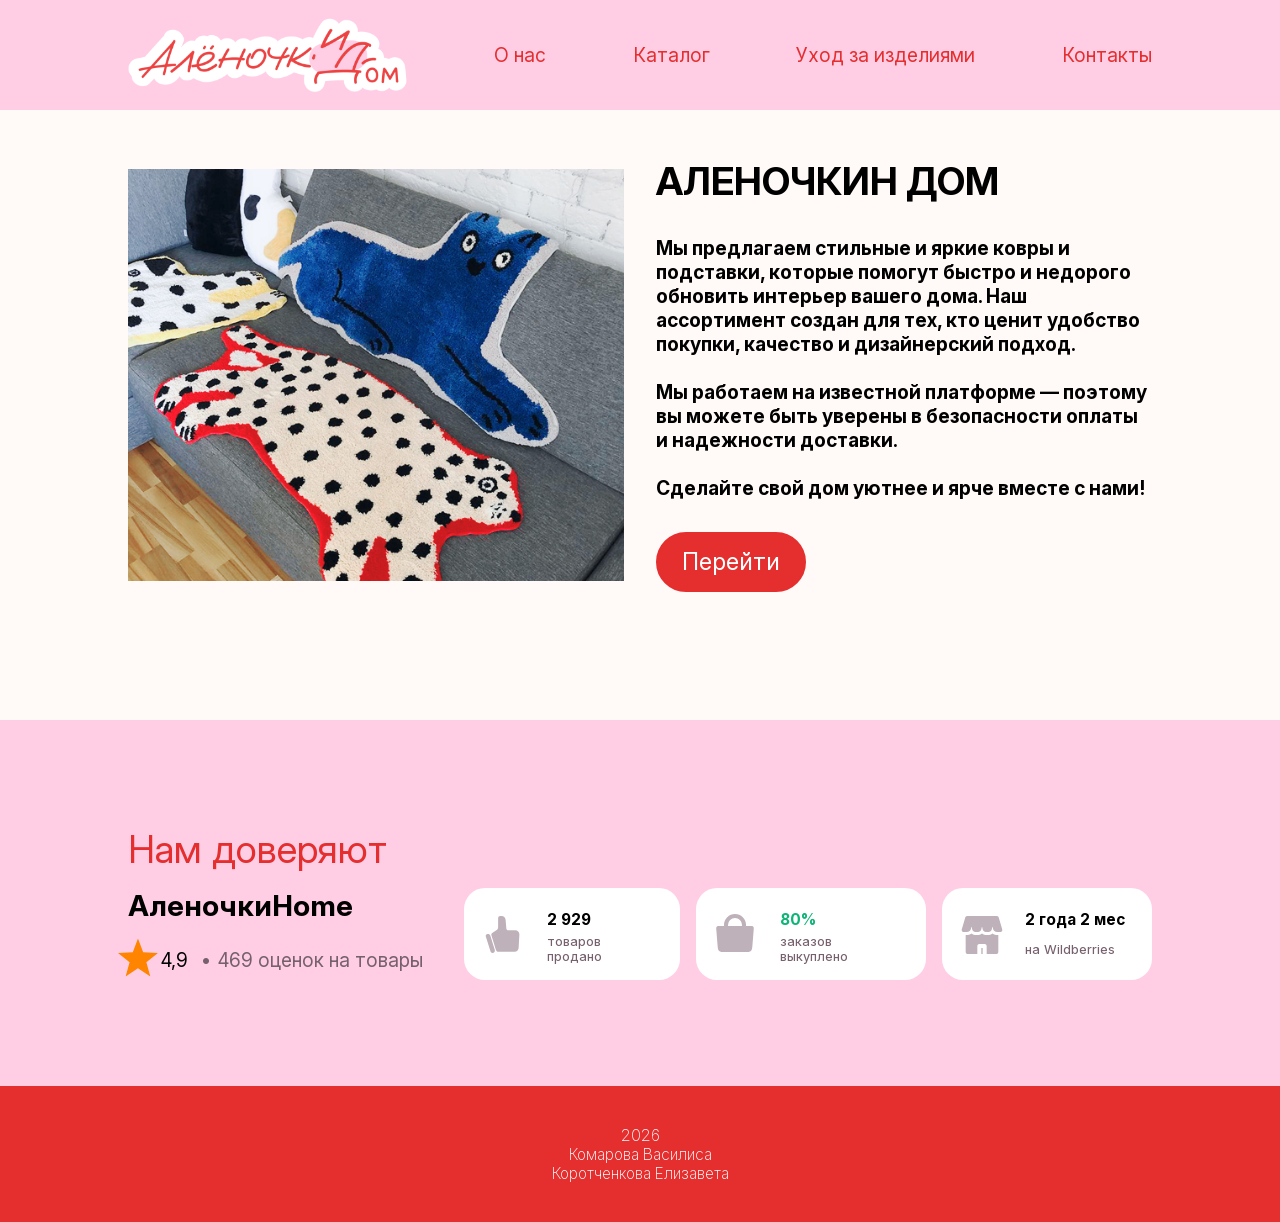
<file: about.html>
<!DOCTYPE html>
<html lang="en">
<head>
    <meta charset="UTF-8">
    <title>Title</title>
    <link rel="stylesheet" href="styles/about.css">
</head>
<body>
<header>
    <div class="header_container">
        <img onclick="window.location.href = 'index.html'" src="images/logo.svg" alt="">
        <a href="about.html">О нас</a>
        <a href="catalog.html">Каталог</a>
        <a href="care.html">Уход за изделиями</a>
        <a href="">Контакты</a>
    </div>
</header>
<main>
    <div class="main_container">
        <img src="images/about-main.png" alt="">
        <div class="main_text">
            <h3>Аленочкин дом</h3>
            <div class="parag">
                <p>Мы предлагаем стильные и яркие ковры и подставки, которые помогут быстро и недорого обновить интерьер
                вашего дома. Наш ассортимент создан для тех, кто ценит удобство покупки, качество и дизайнерский
                подход.
                </p>
                <p>Мы работаем на известной платформе —
                    поэтому вы можете быть уверены в безопасности оплаты и надежности доставки.
                </p>
                <p>Сделайте свой дом уютнее и ярче вместе с нами!</p>
            </div>
            <div onclick="window.location.href ='catalog.html'" class="button_goto">
                <button>Перейти</button>
            </div>
        </div>
    </div>

</main>
<div class="trusted">
    <div class="trusted_grid_container">
        <h3>Нам доверяют</h3>
        <h4>АленочкиHome</h4>
        <div class="rating">
            <svg width="20" height="19" viewBox="0 0 20 19" fill="none" xmlns="http://www.w3.org/2000/svg">
                <path d="M9.98608 0L12.5782 6.93224L19.9722 7.25532L14.1802 11.8628L16.1578 18.9947L9.98608 14.91L3.81434 18.9947L5.79192 11.8628L-9.53674e-06 7.25532L7.39395 6.93224L9.98608 0Z"
                      fill="#FF8400"/>
            </svg>
            <p style="margin-left: .5rem;display: inline;">4,9</p>
            <p class="rating_count" style="display: inline;">469 оценок на товары</p>
        </div>
        <div class="sold">
            <svg width="24" height="24" viewBox="0 0 24 24" fill="none" xmlns="http://www.w3.org/2000/svg">
                <path d="M6.80675 21.5H6.71906C6.28168 21.5 5.89504 21.2158 5.76458 20.7983L3.40571 13.2499C3.20448 12.606 3.68555 11.9517 4.36019 11.9517H4.54163C5.04462 11.9517 5.48925 12.2785 5.63928 12.7586L7.9044 20.007C8.13581 20.7476 7.58259 21.5 6.80675 21.5Z" fill="#BEB1B9"/>
                <path d="M8.34664 19.6306L6.20314 12.6642C6.07306 12.2414 6.23618 11.7834 6.60422 11.5381L8.67393 10.1582C9.23033 9.78732 9.56453 9.16285 9.56453 8.49415V4C9.56453 3.44772 10.0122 3 10.5645 3H11.3049C12.3451 3 13.2116 3.79733 13.298 4.83391L13.6655 9.24434C13.7087 9.76263 14.142 10.1613 14.6621 10.1613H18.1923C19.3404 10.1613 20.2529 11.1258 20.1892 12.2722L19.8146 19.0142C19.7558 20.074 18.8792 20.9032 17.8177 20.9032H11.3549H9.58579C9.20702 20.9032 8.86076 20.6892 8.69136 20.3504L8.408 19.7837C8.38336 19.7344 8.36284 19.6832 8.34664 19.6306Z" fill="#BEB1B9"/>
            </svg>
            <h5>2 929</h5>
            <p>товаров продано</p>
        </div>
        <div class="bought">
            <svg width="24" height="24" viewBox="0 0 24 24" fill="none" xmlns="http://www.w3.org/2000/svg">
                <path d="M7 12L7 7.5C7 5.01472 9.01472 3 11.5 3C13.9853 3 16 5.01472 16 7.5L16 12" stroke="#BEB1B9" stroke-width="2" stroke-linecap="round"/>
                <path d="M2.75705 17.3237C2.89871 19.0683 2.96954 19.9407 3.54396 20.4703C4.11839 21 4.99357 21 6.74393 21H16.2561C18.0064 21 18.8816 21 19.456 20.4703C20.0305 19.9407 20.1013 19.0683 20.2429 17.3237L20.8245 10.1619C20.9066 9.1501 20.9477 8.64422 20.6507 8.32211C20.3537 8 19.8461 8 18.831 8H4.16898C3.15389 8 2.64634 8 2.34932 8.32211C2.05231 8.64422 2.09338 9.1501 2.17554 10.1619L2.75705 17.3237Z" fill="#BEB1B9"/>
            </svg>
            <h5>80%</h5>
            <p>заказов выкуплено</p>
        </div>
        <div class="wild">
            <svg width="24" height="24" viewBox="0 0 24 24" fill="none" xmlns="http://www.w3.org/2000/svg">
                <path d="M3.91333 4.44C4.11556 3.74667 4.21667 3.4 4.48333 3.2C4.75 3 5.11111 3 5.83333 3H19.1667C19.8889 3 20.25 3 20.5167 3.2C20.7833 3.4 20.8844 3.74667 21.0867 4.44L22.4157 8.9968C22.6064 9.65053 22.7017 9.9774 22.638 10.2378C22.5731 10.5026 22.403 10.7295 22.1669 10.8659C21.9348 11 21.5943 11 20.9133 11H20.6628C20.0178 11 19.6952 11 19.4201 10.9195C18.8951 10.7658 18.456 10.4038 18.205 9.91785C18.0734 9.66314 18.0118 9.34654 17.8887 8.71334C17.858 8.55518 17.8426 8.4761 17.8224 8.45492C17.783 8.41359 17.717 8.41359 17.6776 8.45492C17.6574 8.4761 17.642 8.55518 17.6113 8.71334L17.5564 8.99587C17.4854 9.36093 17.4499 9.54346 17.3924 9.69786C17.1424 10.3693 16.5522 10.8558 15.8454 10.973C15.6828 11 15.4969 11 15.125 11C14.7531 11 14.5672 11 14.4046 10.973C13.6978 10.8558 13.1076 10.3693 12.8576 9.69786C12.8001 9.54346 12.7646 9.36093 12.6936 8.99587L12.6387 8.71334C12.608 8.55518 12.5926 8.4761 12.5724 8.45492C12.533 8.41359 12.467 8.41359 12.4276 8.45492C12.4074 8.4761 12.392 8.55518 12.3613 8.71334L12.3064 8.99587C12.2354 9.36093 12.1999 9.54346 12.1424 9.69786C11.8924 10.3693 11.3022 10.8558 10.5954 10.973C10.4328 11 10.2469 11 9.875 11C9.5031 11 9.31715 11 9.15462 10.973C8.44775 10.8558 7.85762 10.3693 7.6076 9.69786C7.55012 9.54346 7.51463 9.36093 7.44364 8.99587L7.38871 8.71334C7.35795 8.55518 7.34257 8.4761 7.32238 8.45492C7.28298 8.41359 7.21702 8.41359 7.17762 8.45492C7.15742 8.4761 7.14205 8.55518 7.11129 8.71334C6.98817 9.34654 6.92661 9.66314 6.79505 9.91785C6.54402 10.4038 6.10488 10.7658 5.5799 10.9195C5.30477 11 4.98224 11 4.33718 11H4.08666C3.4057 11 3.06521 11 2.83306 10.8659C2.597 10.7295 2.42686 10.5026 2.36202 10.2378C2.29826 9.9774 2.39359 9.65053 2.58427 8.9968L3.91333 4.44Z" fill="#BEB1B9"/>
                <path d="M17.749 11.6953C18.1124 11.9963 18.5369 12.2241 18.999 12.3594C19.398 12.4761 19.8272 12.4969 20.2471 12.5H20.6465C20.664 12.921 20.666 13.4151 20.666 14V20C20.666 20.9428 20.6659 21.4141 20.373 21.707C20.0801 21.9996 19.6085 22 18.666 22H14.833V18C14.833 17.4478 14.3851 17.0002 13.833 17H11.166C10.614 17.0004 10.166 17.4479 10.166 18V22H6.33301C5.39042 22 4.91884 21.9999 4.62598 21.707C4.33325 21.4141 4.33301 20.9426 4.33301 20V14C4.33301 13.4151 4.33601 12.921 4.35352 12.5H4.75293C5.17276 12.4969 5.60201 12.4761 6.00098 12.3594C6.4629 12.2242 6.88678 11.9961 7.25 11.6953C7.71866 12.0834 8.28799 12.3501 8.90918 12.4531C9.22356 12.5053 9.5596 12.5 9.875 12.5C10.1904 12.5 10.5264 12.5053 10.8408 12.4531C11.462 12.3501 12.0313 12.0834 12.5 11.6953C12.9687 12.0834 13.538 12.3501 14.1592 12.4531C14.4736 12.5053 14.8096 12.5 15.125 12.5C15.4404 12.5 15.7764 12.5053 16.0908 12.4531C16.7118 12.3501 17.2805 12.0831 17.749 11.6953ZM12.833 22H12.166V19H12.833V22Z" fill="#BEB1B9"/>
            </svg>
            <h5>2 года 2 мес</h5>
            <p>на Wildberries</p>
        </div>
    </div>
</div>
<footer>
    <div class="footer_content">
        <p>
            2026<br>
            Комарова Василиса<br>
            Коротченкова Елизавета
        </p>
    </div>
</footer>
</body>
</html>
</file>
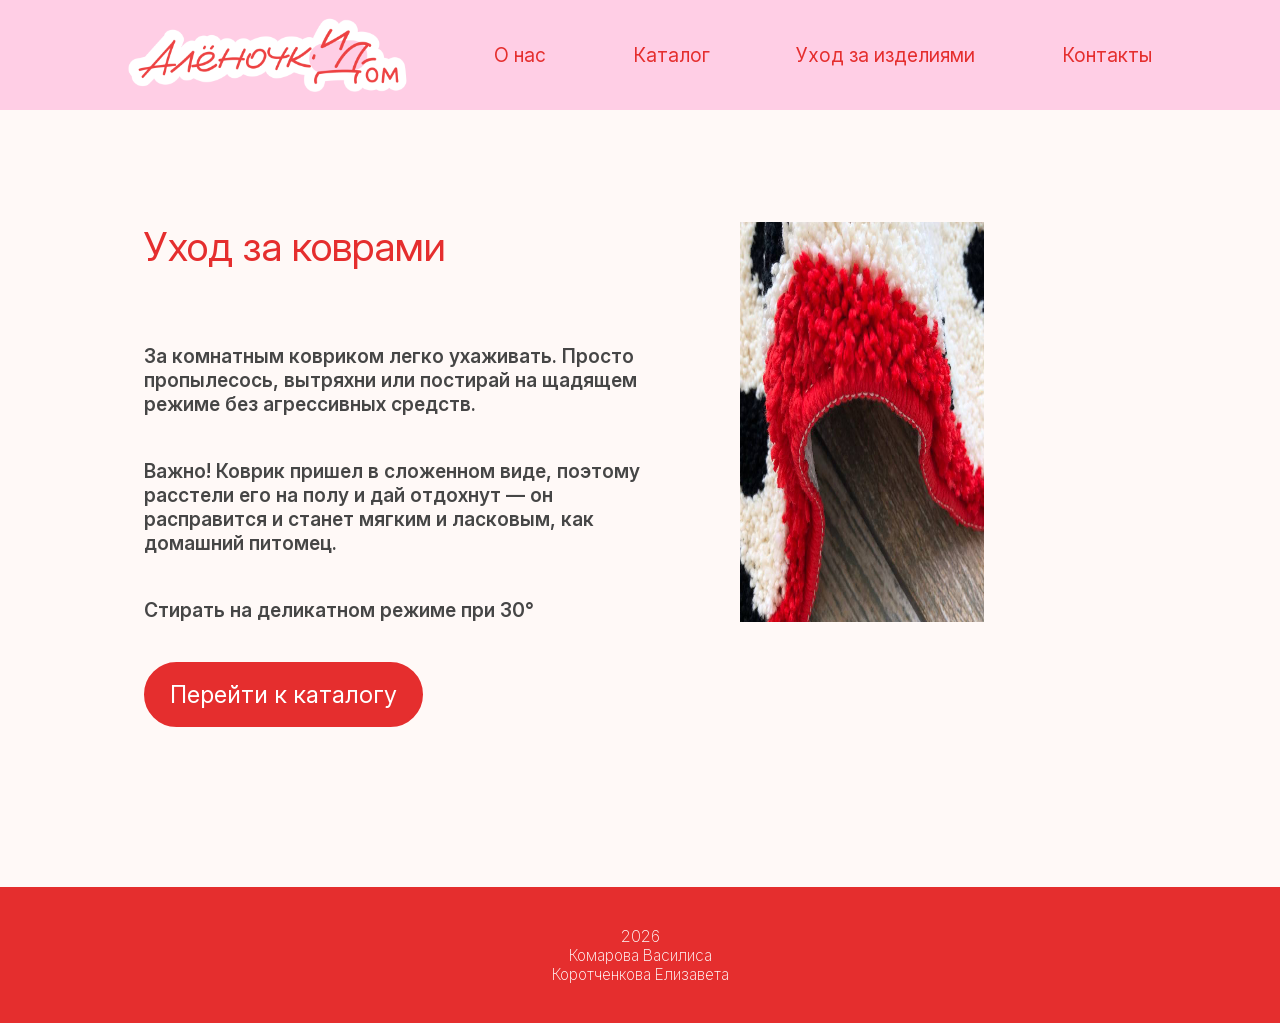
<file: care.html>
<!DOCTYPE html>
<html lang="en">
<head>
    <meta charset="UTF-8">
    <title>Title</title>
    <link rel="stylesheet" href="styles/care.css">
</head>
<body>
<header>
    <div class="header_container">
        <img onclick="window.location.href = 'index.html'" src="images/logo.svg" alt="">
        <a href="about.html">О нас</a>
        <a href="catalog.html">Каталог</a>
        <a href="care.html">Уход за изделиями</a>
        <a href="">Контакты</a>
    </div>
</header>
<main>

    <div class="pc-block">
        <div class="care_container">
            
            <div class="care_main">
                <h3>Уход за коврами</h3>
                <p>За комнатным ковриком легко ухаживать.
                    Просто пропылесось, вытряхни или постирай
                    на щадящем режиме без агрессивных средств.
                </p>

                <p>Важно! Коврик пришел в сложенном виде, поэтому расстели его на полу и дай отдохнут — он расправится
                    и станет мягким и ласковым,
                    как домашний питомец.
                </p>

                <p>Стирать на деликатном режиме при 30°</p>
               
            </div>

            <div class="img_container">
                <img src="images/img1.png" alt="">
            </div>
            
        </div>

        <div onclick="window.location.href = 'catalog.html'" class="button_to_cat">
            <button>Перейти к каталогу</button>
        </div>
    </div>



    <div class="mobile-block">
        <div class="mobile-img_container">
            <img src="images/img1.png" alt="">
        </div>

        <div class="mobile-care_container">
            
            <div class="mobile-care_main">
                <h3>Уход за коврами</h3>
                <p>За комнатным ковриком легко ухаживать.
                    Просто пропылесось, вытряхни или постирай
                    на щадящем режиме без агрессивных средств.
                </p>

                <p>Важно! Коврик пришел в сложенном виде, поэтому расстели его на полу и дай отдохнут — он расправится
                    и станет мягким и ласковым,
                    как домашний питомец.
                </p>

                <p>Стирать на деликатном режиме при 30°</p>
                <div onclick="window.location.href = 'catalog.html'" class="mobile-button_to_cat">
                    <button>Перейти к каталогу</button>
                </div>
            </div>
            
        </div>
    </div>


</main>
<footer>
    <div class="footer_content">
        <p>
            2026<br>
            Комарова Василиса<br>
            Коротченкова Елизавета
        </p>
    </div>
</footer>
</body>
</html>
</file>
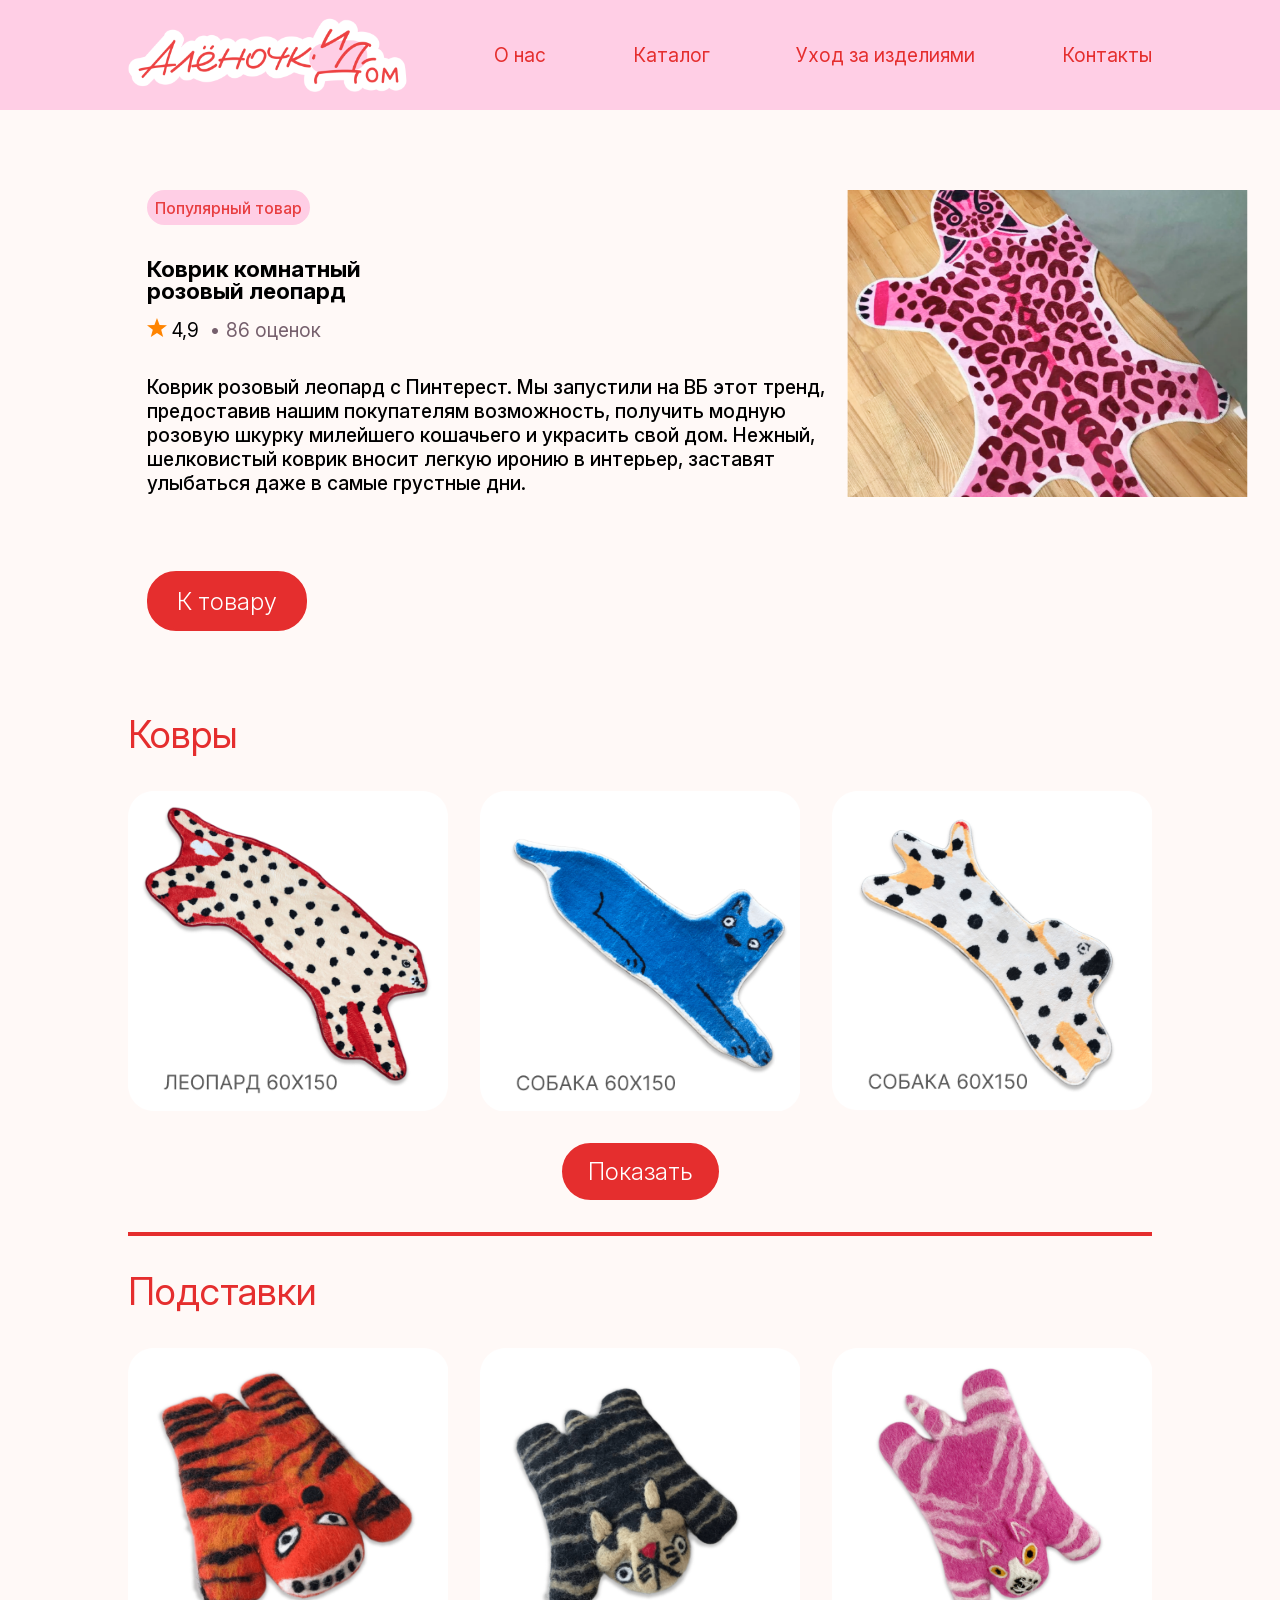
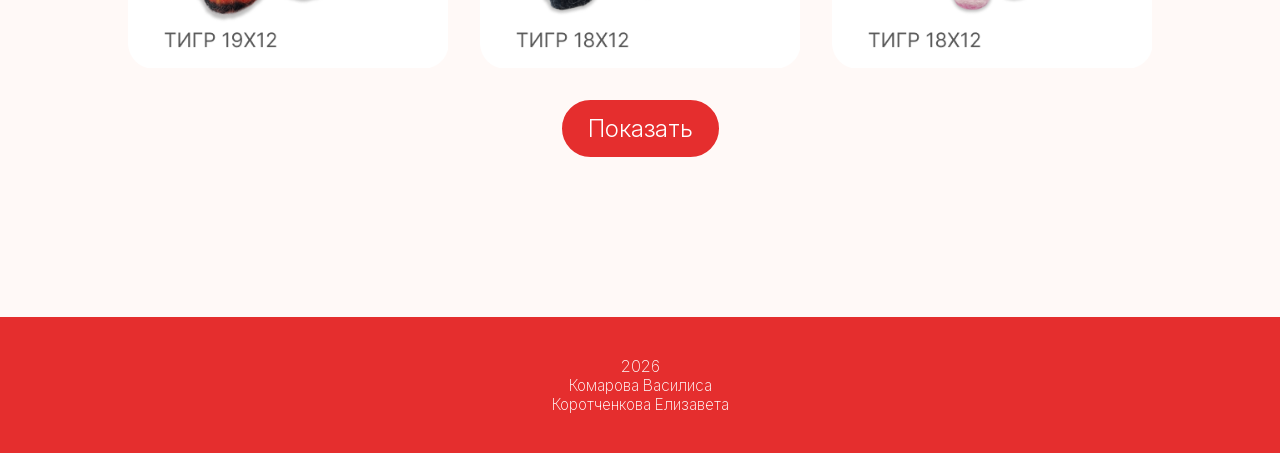
<file: catalog.html>
<!DOCTYPE html>
<html lang="en">
<head>
    <meta charset="UTF-8">
    <title>Title</title>
    <link rel="stylesheet" href="styles/catalog.css">
</head>
<body>
<header>
    <div class="header_container">
        <img onclick="window.location.href = 'index.html'" src="images/logo.svg" alt="">
        <a href="about.html">О нас</a>
        <a href="catalog.html">Каталог</a>
        <a href="care.html">Уход за изделиями</a>
        <a href="">Контакты</a>
    </div>
</header>
<main>
    <div class="popular_product_container">
        <div class="popular_left">
            <div class="mark">
                <p>Популярный товар</p>
            </div>
            <div class="popular_header">
                <h3>Коврик комнатный<br>розовый леопард</h3>
                <div class="rating">
                    <svg width="20" height="19" viewBox="0 0 20 19" fill="none" xmlns="http://www.w3.org/2000/svg">
                        <path d="M9.98608 0L12.5782 6.93224L19.9722 7.25532L14.1802 11.8628L16.1578 18.9947L9.98608 14.91L3.81434 18.9947L5.79192 11.8628L-9.53674e-06 7.25532L7.39395 6.93224L9.98608 0Z" fill="#FF8400"/>
                    </svg>
                    <p>4,9</p>
                    <p class="rating_count">86 оценок</p>
                </div>
            </div>
            <div class="description">
                <p>Коврик розовый леопард с Пинтерест. Мы запустили
                    на ВБ этот тренд, предоставив нашим покупателям возможность, получить модную розовую шкурку
                    милейшего кошачьего и украсить свой дом. Нежный, шелковистый коврик вносит легкую иронию в интерьер,
                    заставят улыбаться даже в самые грустные дни.</p>
            </div>
            
        </div>
        <div class="popular_img">
            <img src="images/catalog-main.png" alt="">
        </div>

        <div class="to_the_product_button">
            <button>К товару</button>
        </div>
    </div>
    
    <div class="products">
        <div class="carpets" id="carpets_container">
            <h3>Ковры</h3>
            <div id="hid_container">
                <div class="row" id="row_ex">
                    <div class="cell">
                        <img src="images/carpets/carp1.png" alt="">
                    </div>
                    <div class="cell">
                        <img src="images/carpets/carp2.png" alt="">
                    </div>
                    <div class="cell">
                        <img src="images/carpets/carp3.png" alt="">
                    </div>
                </div>
                <div class="row">
                    <div class="cell">
                        <img src="images/carpets/carp4.png" alt="">
                    </div>
                    <div class="cell">
                        <img src="images/carpets/carp5.png" alt="">
                    </div>
                    <div class="cell">
                        <img src="images/carpets/carp6.png" alt="">
                    </div>
                </div>
                <div class="row">
                    <div class="cell">
                        <img src="images/carpets/carp7.png" alt="">
                    </div>
                    <div class="cell">
                        <img src="images/carpets/carp8.png" alt="">
                    </div>
                    <div class="cell">
                        <img src="images/carpets/carp9.png" alt="">
                    </div>
                </div>
                <div class="row">
                    <div class="cell">
                        <img src="images/carpets/carp10.png" alt="">
                    </div>
                    <div class="cell">
                        <img src="images/carpets/carp11.png" alt="">
                    </div>
                    <div class="cell">
                        <img src="images/carpets/carp12.png" alt="">
                    </div>
                </div>
                <div class="row">
                    <div class="cell">
                        <img src="images/carpets/carp13.png" alt="">
                    </div>
                    <div class="cell">
                        <img src="images/carpets/carp14.png" alt="">
                    </div>
                    <div class="cell">
                        <img src="images/carpets/carp15.png" alt="">
                    </div>
            </div>
            </div>
            <div class="button_hide">
                <button onclick="hide('carpets',true)" id="hide_button_c">Показать</button>
            </div>
        </div>
        <div class="pads" id="pads_container">
            <h3>Подставки</h3>
            <div id="hid_container_p">
                <div class="row">
                    <div class="cell">
                        <img src="images/pads/pad1.png" alt="">
                    </div>
                    <div class="cell">
                        <img src="images/pads/pad2.png" alt="">
                    </div>
                    <div class="cell">
                        <img src="images/pads/pad3.png" alt="">
                    </div>
                </div>
                <div class="row">
                    <div class="cell">
                        <img src="images/pads/pad4.png" alt="">
                    </div>
                    <div class="cell">
                        <img src="images/pads/pad5.png" alt="">
                    </div>
                    <div class="cell">
                        <img src="images/pads/pad6.png" alt="">
                    </div>
                </div>
                <div class="row">
                    <div class="cell">
                        <img src="images/pads/pad7.png" alt="">
                    </div>
                </div>
            </div>
            <div class="button_hide">
                <button onclick="hide('pads',true)" id="hide_button_p">Показать</button>
            </div>
        </div>
    </div>
</main>
<footer>
    <div class="footer_content">
        <p>
            2026<br>
            Комарова Василиса<br>
            Коротченкова Елизавета
        </p>
    </div>
</footer>
</body>
<script src="scripts/catalog.js"></script>
</html>
</file>
<file: styles/about.css>
*{
    margin: 0;
    padding: 0;
    box-sizing: border-box;
    flex-shrink: 0;
}
/* latin */
@font-face {
    font-family: 'Inter';
    font-weight: 100 900;
    font-display: swap;
    src: url('fonts/Inter.ttf') format('truetype');
}
@font-face {
    font-family: 'emojies';
    font-weight: 100 900;
    font-display: swap;
    src: url('fonts/emojies.ttf') format('truetype');
}
a{
    text-decoration: none;
    color: inherit;
    transition: .2s;
}
header img:hover{
    cursor: pointer;
}
a:hover{
    color: white !important;
}
body{
    display: flex;
    flex-direction: column;
    background-color: #FFF9F7;
    font-size: clamp(16px, 1.5vw, 25px);
    height: fit-content;
    min-height: 100vh;
}
main{
    display: flex;
    flex-direction: column;
    max-width: 2160px;
    margin-block: 3rem;
    align-self: center;
}
header{
    z-index: 99;
    display: flex;
    justify-content: center;
    background-color: #FFCEE5;
    height: 110px;
    width: 100%;
}
.header_container{
    font-size: 1em;
    align-self: center;
    align-items: center;
    display: flex;
    width: 80%;
    justify-content: space-between;
}
.header_container a{
    color: #E52E2E;
    font-family: 'Inter';
    font-weight: 400;
}
h3,h4{
    text-transform: uppercase;
}

footer{
    position: relative;
    display: flex;
    height: 136px;
    background-color: #E52E2E;
    color: white;
    font-family: 'Inter';
    justify-content: center;
    align-items: center;
}
footer p{
    font-size: 0.8em;
    font-weight: 200;
    text-align: center;
}
footer svg{
    right: 3%;
    position: absolute;
    top: 50%;
    transform: translateY(-50%);
}
.footer_content{
    position: relative;
    max-width: 2160px;
    width: 100%;
}
.main_container{
    margin-bottom: 5rem;
    align-self: center;
    width: 80%;
    display: grid;
    gap: 2rem;
    min-height: stretch;
    grid-template-columns: 1fr 1fr;
}
.main_container img{
    display: block;
    align-self: center;
    justify-self: end;
    max-width: 900px;
    width: 100%;
}
.main_text{
    align-self: center;
    display: grid;
    gap: 1rem;
    row-gap: 2rem;
    grid-template-rows: auto auto 60px;
}
.parag{
    display: grid;
    gap: 1.5rem
}
.main_text h3{
    font-size: 2em;
}
.main_text h3, .main_text p{
    font-family: 'Inter';
    font-weight: 700;
    color: #000;
}
.button_goto button{
    border: 2px solid #E52E2E;
    outline: none;
    background-color: #E52E2E;
    color: white;
    border-radius: 30px;
    font-size: 24px;
    line-height: 1;
    font-family: 'Inter';
    padding: 1rem 1.5rem;
    transition: .2s;
}
.button_goto button:hover{
    cursor: pointer;
    color: #E52E2E;
    background-color: transparent;
}
.trusted{
    margin-top: auto;
    display: grid;
    width: 100%;
    align-self: center;
    background-color: #FFCEE5;
    min-height: 366px;
    padding-block: 2rem;
    height: fit-content;
}
.trusted_grid_container{
    align-self: center;
    height: fit-content;
    justify-self: center;
    width: 80%;
    display: grid;
    gap: 1rem;
    grid-auto-rows: auto;
    grid-template-columns: minmax(320px, auto);
    grid-auto-columns: auto;
}

.trusted h3{
    font-size: 2em;
    font-family: 'Inter';
    font-weight: 400;
    text-transform: none;
    color: #E52E2E;
}
.trusted h4{
    grid-row: 2;
    font-size: 1.5em;
    font-family: 'Inter';
    text-transform: none;
}
.rating{
    height: fit-content;
    align-self: start;
    grid-column: 1/2;
    font-size: 1em;
    font-family: 'Inter';
}
.rating_count{
    text-align: center;
    color: #76606D;
}
.rating_count::before{
    content: '•';
    margin-inline: 0.4em;
}


.sold{
    padding: 1rem 1.7rem;
    column-gap: 2rem;
    width: fit-content;
    display: grid;
    align-items: center;
    grid-template-columns: auto 1fr;
    grid-template-rows: 1fr 1fr;
    background-color: white;
    border-radius: 21px;
    grid-column: 2/3;
    grid-row: 2/4;
    justify-self: center;
}
.bought{
    padding: 1rem 1.7rem;
    column-gap: 1rem;
    width: fit-content;
    display: grid;
    align-items: center;
    column-gap: 2rem;
    grid-template-columns: auto 1fr;
    grid-template-rows: 1fr 1fr;
    background-color: white;
    border-radius: 21px;
    grid-column: 3/4;
    grid-row: 2/4;
    justify-self: center;
}
.wild{
    padding: 1rem 1.7rem;
    column-gap: 2rem;
    width: fit-content;
    display: grid;
    grid-template-columns: auto 1fr;
    grid-template-rows: 1fr 1fr;
    background-color: white;
    align-items: center;
    border-radius: 21px;
    grid-row: 2/4;
    grid-column: 4/5;
    justify-self: center;
}

.sold svg{
    grid-row: 1/3;
    align-self: center;
}
.sold h5{
    font-family: 'Inter';
    font-size: 1.6vw;
}
.sold p{
    color: #76606D;
    font-weight: 450;
    grid-column: 2/3;
    font-family: 'Inter';
    font-size: 1.4vw;
}
.bought svg{
    grid-row: 1/3;
    align-self: center;
}
.bought h5{
    font-family: 'Inter';
    font-size: 1.6vw;
    color: #0FB477;
}
.bought p{
    color: #76606D;
    font-weight: 450;
    grid-column: 2/3;
    font-family: 'Inter';
    font-size: 1.4vw;
}
.wild svg{
    grid-row: 1/3;
    align-self: center;
}
.wild h5{
    font-family: 'Inter';
    font-size: 1.6vw;
}
.wild p{
    color: #76606D;
    font-weight: 450;
    grid-column: 2/3;
    font-family: 'Inter';
    font-size: 1.4vw;
}
.trusted_grid_container svg{
    scale: 2;

}

@media screen and (width<1606px){
    .sold h5{
        font-family: 'Inter';
        font-size: 1.4vw;
    }
    .sold p{
        color: #76606D;
        font-weight: 450;
        grid-column: 2/3;
        font-family: 'Inter';
        font-size: 1.2vw;
    }
    .bought h5{
        font-family: 'Inter';
        font-size: 1.4vw;
        color: #0FB477;
    }
    .bought p{
        color: #76606D;
        font-weight: 450;
        grid-column: 2/3;
        font-family: 'Inter';
        font-size: 1.2vw;
    }
    .wild h5{
        font-family: 'Inter';
        font-size: 1.4vw;
    }
    .wild p{
        color: #76606D;
        font-weight: 450;
        grid-column: 2/3;
        font-family: 'Inter';
        font-size: 1.2vw;
    }
}

@media screen and (width<1397px){
    .sold h5{
        font-family: 'Inter';
        font-size: 1.2vw;
    }
    .sold p{
        color: #76606D;
        font-weight: 450;
        grid-column: 2/3;
        font-family: 'Inter';
        font-size: 1vw;
    }
    .bought h5{
        font-family: 'Inter';
        font-size: 1.2vw;
        color: #0FB477;
    }
    .bought p{
        color: #76606D;
        font-weight: 450;
        grid-column: 2/3;
        font-family: 'Inter';
        font-size: 1vw;
    }
    .wild h5{
        font-family: 'Inter';
        font-size: 1.2vw;
    }
    .wild p{
        color: #76606D;
        font-weight: 450;
        grid-column: 2/3;
        font-family: 'Inter';
        font-size: 1vw;
    }
}

@media screen and (width<1197px){
    .trusted_grid_container{
        padding-block: 5rem;
        grid-template-columns: none;
    }
    .trusted h3{
        grid-column: 2 !important;
        justify-self: center;
    }
    .trusted h4{
        grid-column: 2 !important;
        justify-self: center;
    }
    .rating{
        grid-column: 2 !important;
        justify-self: center;
        margin-bottom: 30px;
    }
    .sold{
        grid-column: 1 !important;
        grid-row: 4 !important;
    }
    .bought{
        grid-column: 2 !important;
        grid-row: 4 !important;
    }
    .wild{
        grid-column: 3 !important;
        grid-row: 4 !important;
    }
    .sold h5{
        font-family: 'Inter';
        font-size: 1.6vw;
    }
    .sold p{
        color: #76606D;
        font-weight: 450;
        grid-column: 2/3;
        font-family: 'Inter';
        font-size: 1.4vw;
    }
    .bought h5{
        font-family: 'Inter';
        font-size: 1.6vw;
        color: #0FB477;
    }
    .bought p{
        color: #76606D;
        font-weight: 450;
        grid-column: 2/3;
        font-family: 'Inter';
        font-size: 1.4vw;
    }
    .wild h5{
        font-family: 'Inter';
        font-size: 1.6vw;
    }
    .wild p{
        color: #76606D;
        font-weight: 450;
        grid-column: 2/3;
        font-family: 'Inter';
        font-size: 1.4vw;
    }
}
</file>
<file: styles/care.css>
*{
    margin: 0;
    padding: 0;
    box-sizing: border-box;
    flex-shrink: 0;
}
/* latin */
@font-face {
    font-family: 'Inter';
    font-weight: 100 900;
    font-display: swap;
    src: url('fonts/Inter.ttf') format('truetype');
}
@font-face {
    font-family: 'emojies';
    font-weight: 100 900;
    font-display: swap;
    src: url('fonts/emojies.ttf') format('truetype');
}
a{
    text-decoration: none;
    color: inherit;
    transition: .2s;
}
header img:hover{
    cursor: pointer;
}
a:hover{
    color: white !important;
}
body{
    display: flex;
    flex-direction: column;
    background-color: #FFF9F7;
    font-size: clamp(16px, 1.5vw, 25px);
    height: fit-content;
    min-height: 100vh;
}
main{
    display: flex;
    flex-direction: column;
    max-width: 2160px;
    width: 90%;
    margin-bottom: 10rem;
    align-self: center
}
header{
    z-index: 99;
    display: flex;
    justify-content: center;
    background-color: #FFCEE5;
    height: 110px;
    width: 100%;
}
.header_container{
    font-size: 1em;
    align-self: center;
    align-items: center;
    display: flex;
    width: 80%;
    justify-content: space-between;
}
.header_container a{
    color: #E52E2E;
    font-family: 'Inter';
    font-weight: 400;
}
h3,h4{
    text-transform: uppercase;
}

footer{
    position: relative;
    display: flex;
    margin-top: auto;
    height: 136px;
    background-color: #E52E2E;
    color: white;
    font-family: 'Inter';
    justify-content: center;
    align-items: center;
}
footer p{
    font-size: 0.8em;
    font-weight: 200;
    text-align: center;
}
footer svg{
    right: 3%;
    position: absolute;
    top: 50%;
    transform: translateY(-50%);
}
.footer_content{
    position: relative;
    max-width: 2160px;
    width: 100%;
}
.care_container{
    margin-top: 7rem;
    align-self: center;
    justify-self: center;
    justify-content: space-between;
    width: 90%;
    display: flex
}
.care_container img{
    display: block;
    width: 100%;
}
.care_main{
    display: flex;
    justify-content: space-between;
    flex-direction: column;
    width: 50%;
    margin-left: 80px;
}
.care_main h3{
    font-family: inter;
    text-transform: none;
    font-weight: 400;
    color: #E52E2E;
    font-size: 40px;
    margin-bottom: 30px;
}
.care_main p{
    font-family: inter;
    font-weight: 600;
    color: #464646;
}
.button_to_cat button{
    border: 2px solid #E52E2E;
    background-color: #E52E2E;
    font-family: 'Inter';
    font-size: 24px;
    padding: 1rem 1.5rem;
    color: white;
    border-radius: 35px;
    transition: .2s;
    margin-top: 40px;
    margin-left: 80px;
}
.button_to_cat button:hover{
    cursor: pointer;
    background-color: transparent;
    color: #E52E2E;
}
.img_container img{
    width: 60%;
    height: 400px;
    margin-left: -70px;
}

.img_container{
    display: flex;
    align-items: center;
    justify-content: center;
}


.mobile-care_container{
    margin-top: 7rem;
    align-self: center;
    justify-self: center;
    justify-content: space-between;
    width: 90%;
    display: flex
}
.mobile-care_container img{
    display: block;
    width: 100%;
}
.mobile-care_main{
    display: flex;
    justify-content: space-between;
    flex-direction: column;
    width: 80%;
}
.mobile-care_main h3{
    font-family: inter;
    text-transform: none;
    font-weight: 400;
    color: #E52E2E;
    font-size: 52px;
    margin-bottom: 30px;
    margin-left: 45px;
}
.mobile-care_main p{
    font-family: inter;
    font-weight: 600;
    color: #464646;
    margin-left: 45px;
    font-size: 20px;
}
.mobile-button_to_cat button{
    border: 2px solid #E52E2E;
    background-color: #E52E2E;
    font-family: 'Inter';
    font-size: 24px;
    padding: 1rem 1.5rem;
    color: white;
    border-radius: 35px;
    transition: .2s;
    margin-top: 40px;
    margin-left: 42px;
}
.mobile-button_to_cat button:hover{
    cursor: pointer;
    background-color: transparent;
    color: #E52E2E;
}
.mobile-img_container img{
    width: 89%;
    height: 600px;
}

.mobile-img_container{
    display: flex;
    align-items: center;
    justify-content: center;
}

.mobile-block{
    display: none;
    margin-top: 100px;
}

@media screen and (width<1000px) {
    .pc-block{
        display: none;
    }

    .mobile-block{
        display: block;
    }
}
</file>
<file: styles/catalog.css>
*{
    margin: 0;
    padding: 0;
    box-sizing: border-box;
    flex-shrink: 0;
}
/* latin */
@font-face {
    font-family: 'Inter';
    font-weight: 100 900;
    font-display: swap;
    src: url('fonts/Inter.ttf') format('truetype');
}
@font-face {
    font-family: 'emojies';
    font-weight: 100 900;
    font-display: swap;
    src: url('fonts/emojies.ttf') format('truetype');
}
a{
    text-decoration: none;
    color: inherit;
    transition: .2s;
}
header img:hover{
    cursor: pointer;
}
a:hover{
    color: white !important;
}
body{
    display: flex;
    flex-direction: column;
    background-color: #FFF9F7;
    font-size: clamp(16px, 1.5vw, 25px);
    height: fit-content;
    min-height: 100vh;
}
main{
    margin-top: 110px;
    display: flex;
    flex-direction: column;
    max-width: 2160px;
    width: 100%;
    margin-bottom: 10rem;
    align-self: center
}
header{
    position: fixed;
    z-index: 99;
    display: flex;
    justify-content: center;
    background-color: #FFCEE5;
    height: 110px;
    width: 100%;
}
.header_container{
    font-size: 1em;
    align-self: center;
    align-items: center;
    display: flex;
    width: 80%;
    justify-content: space-between;
}
.header_container a{
    color: #E52E2E;
    font-family: 'Inter';
    font-weight: 400;
}
h3,h4{
    text-transform: uppercase;
}

footer{
    position: relative;
    display: flex;
    margin-top: auto;
    height: 136px;
    background-color: #E52E2E;
    color: white;
    font-family: 'Inter';
    justify-content: center;
    align-items: center;
}
footer p{
    font-size: 0.8em;
    font-weight: 200;
    text-align: center;
}
footer svg{
    right: 3%;
    position: absolute;
    top: 50%;
    transform: translateY(-50%);
}
.footer_content{
    position: relative;
    max-width: 2160px;
    width: 100%;
}
.popular_product_container{
    margin: 5rem;
    align-self: center;
    width: 86%;
    height: fit-content;
    display: grid;
    grid-template-columns: 1fr 1fr;
    margin-right: -35px;
}

.popular_img{
    display: grid;
    justify-self: center;
    overflow: hidden;
    height: clamp(300px,fit-content,490px);
    max-width: 590px;
}
.popular_img img{
    width: 100%;
    margin-top: -100px;
    line-height: 1;
    align-self: center;
}
.popular_left{
    display: grid;
    gap: 1rem;
    grid-template-rows: 35px 118px 1fr 60px;
}
.popular_left .mark{
    display: grid;
    place-items: center;
    font-family: 'Inter';
    font-size: 16px;
    background-color: #FFCEE5;
    font-weight: 500;
    border-radius: 49px;
    width: fit-content;
    padding: 0.5em;
    color: #E52E2EE5;
}
.popular_header{
    display: grid;
    font-family: 'Inter';
    gap: 1rem;
    grid-template-rows: auto auto;
}
.popular_header h3{
    align-self: end;
    line-height: 1;
    text-transform: none;
}
.popular_header .rating *{
    display: inline;
}
.rating_count{
    color: #76606D;
}
.rating_count::before{
    content: "•";
    margin: 0.3em;
}
.description{
    align-self: center;
    font-family: 'Inter';
    font-weight: 500;
    color: #000;
    width: 700px;
}

.to_the_product_button button{
    font-family: 'Inter';
    outline: none;
    border: 2px #E52E2E solid;
    background-color: #E52E2E;
    color: white;
    height: 60px;
    width: 160px;
    font-weight: 300;
    padding-inline: 1em;
    border-radius: 29px;
    font-size: 24px;
    transition: .2s;
}
.to_the_product_button button:hover{
    cursor: pointer;
    background-color: transparent;
    color: #E52E2E;
}
.products{
    width: 80%;
    align-self: center;
}
.carpets, .pads{
    overflow: hidden;
    display: grid;
    gap: 2rem;
    height: fit-content;
    grid-template-rows: 48px;
}
#hid_container{
    overflow: hidden;
    display: grid;
    gap: 2rem;
    grid-template-rows: auto;
}
.row{
    display: grid;
    grid-template-columns: repeat(3, 1fr);
    gap: 2rem;
}
.cell{
    aspect-ratio: 1/1;
}
.cell img{
    display: block;
    width: 100%;
    height: 100%;
}
.carpets h3, .pads h3{
    text-transform: none;
    font-family: 'Inter';
    color: #E52E2E;
    font-size: 2em;
    align-self: start;
    font-weight: 400;

}
.button_hide{
    width: fit-content;
    justify-self: center;
}
.button_hide button{
    font-family: 'Inter';
    background-color: #E52E2E;
    border: 2px #E52E2E solid;
    color: white;
    padding: 0.5em 1em;
    font-size: 24px;
    font-weight: 300;
    border-radius: 38px;
    transition: .2s;
}
.button_hide button:hover{
    background-color: transparent;
    color: #E52E2E;
    cursor: pointer;
}

#hid_container_p{
    overflow: hidden;
    display: grid;
    gap: 2rem;
    grid-template-rows: auto;
}
.carpets{
    padding-bottom: 2rem;
    border-bottom: 4px solid #E52E2E;
    margin-bottom: 2rem;
}
</file>
